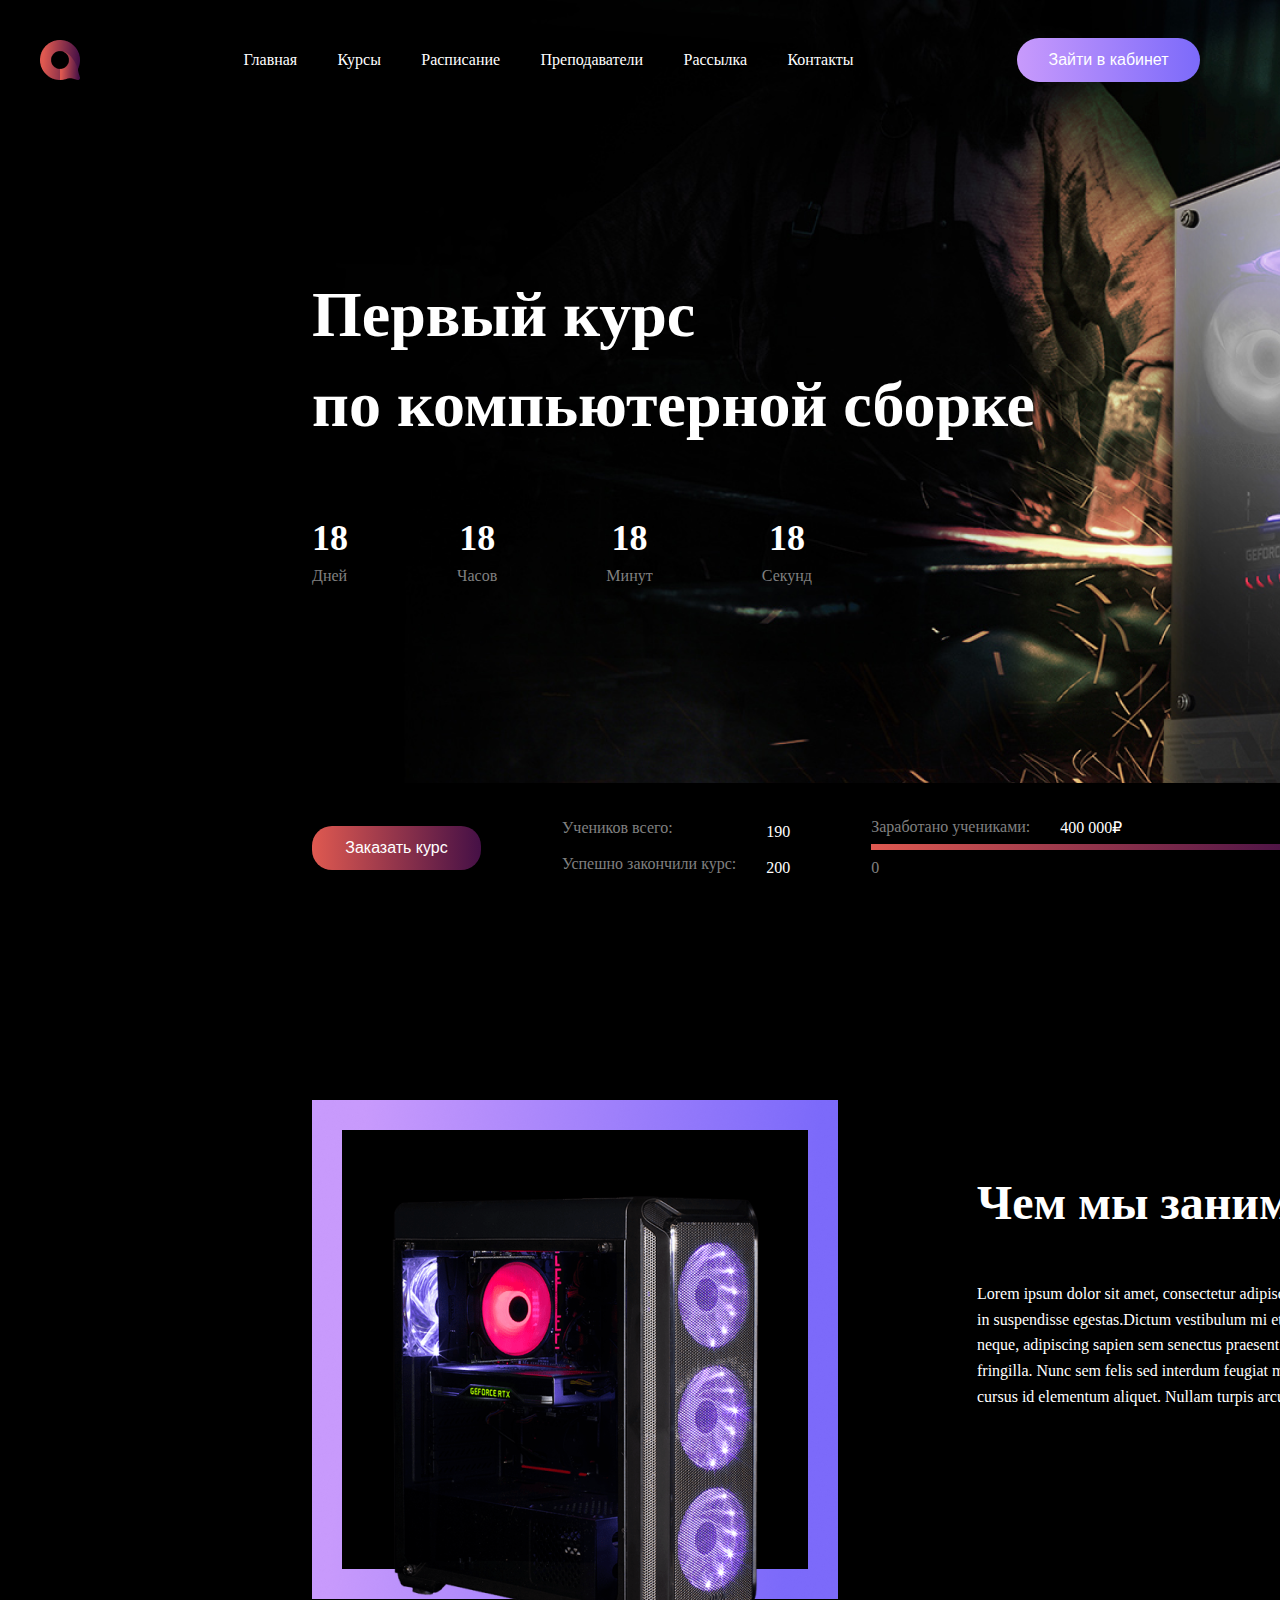
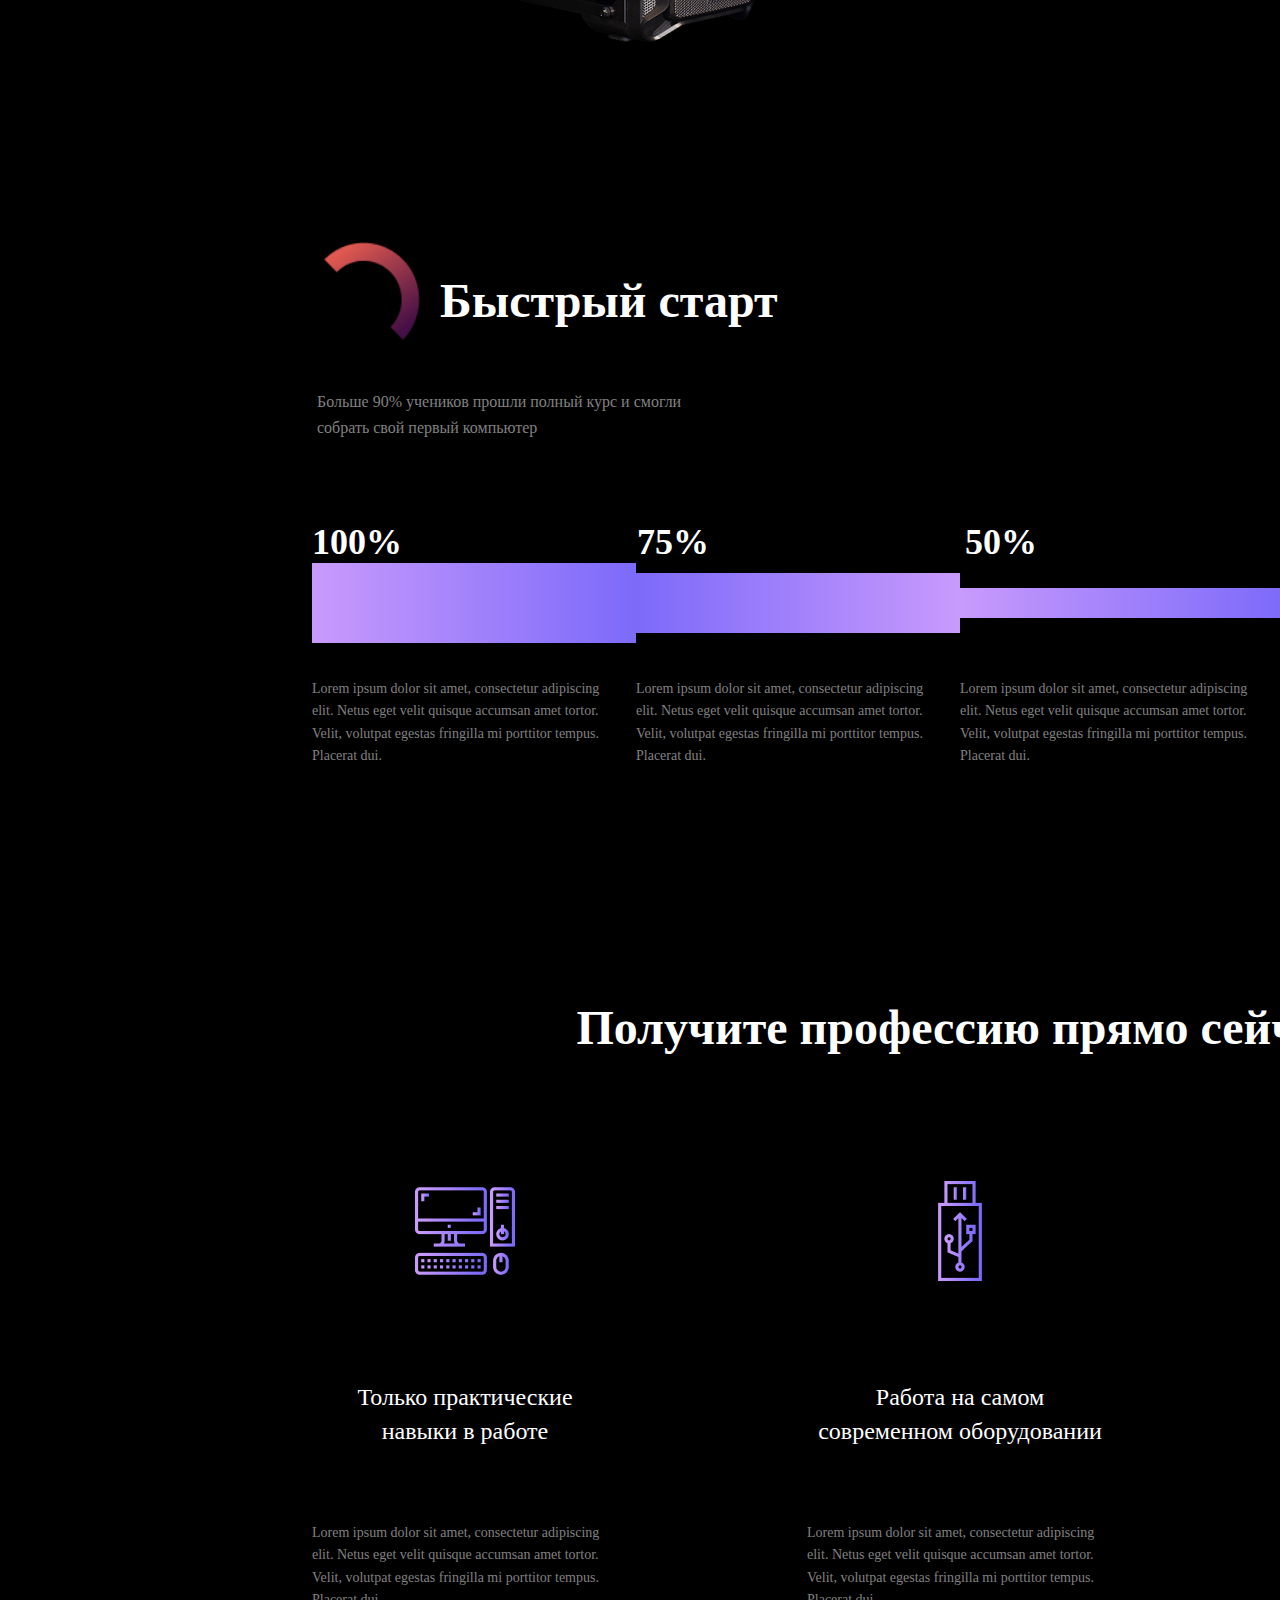
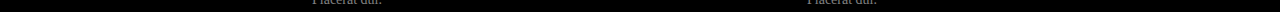
<file: index.html>
<!doctype html>
<html lang="en">
<head>
    <meta charset="UTF-8">
    <meta name="viewport"
          content="width=device-width, user-scalable=no, initial-scale=1.0, maximum-scale=1.0, minimum-scale=1.0">
    <meta http-equiv="X-UA-Compatible" content="ie=edge">
    <title>Адекваша</title>
    <link rel="stylesheet" href="style.css">

</head>
<body>
<div class="main-container">
    <div class="background-image-wrapper">
        <header class="header-wrapper">
            <div class="logo-container">
                <img src="./images/logo.png" alt="img" />
            </div>
            <div class="nav-container">
                <nav>Главная</nav>
                <nav>Курсы</nav>
                <nav>Расписание</nav>
                <nav>Преподаватели</nav>
                <nav>Рассылка</nav>
                <nav>Контакты</nav>
            </div>
            <div class="button-container-log-in">
                <button class="button-log-in">
                    Зайти в кабинет
                </button>
            </div>

        </header>
        <div class="title-container">
            <div class="title-content">
                <p>Первый курс <br> по компьютерной сборке</p>
            </div>
            <div class="timer">
                <div class="timer-block"><p class="timer-text">18</p> <br>
                    <p class="type-timer">Дней</p></div>
                <div class="timer-block"><p class="timer-text">18</p> <br>
                    <p class="type-timer">Часов</p></div>
                <div class="timer-block"><p class="timer-text">18</p> <br>
                    <p class="type-timer">Минут</p></div>
                <div class="timer-block"><p class="timer-text">18</p> <br>
                    <p class="type-timer">Секунд</p></div>
            </div>
        </div>
    </div>
    <div class="low-items">
        <button class="button-buy">Заказать курс</button>
        <div class="low-text">
            <p class="text-container1">Учеников всего:</p>
            <p class="text-container2"> Успешно закончили курс:</p>
        </div>
        <div class="numbers-container">
            <p class="numbers-configuration">190</p>
            <p>200</p>
        </div>
        <div>
            <div class="second-low">
                <div class="square-flex">
                    <div class="text-configuration">
                        <p class="second-text-container">Заработано учениками:</p>
                        <p class="numbers-container">400 000₽</p>
                    </div>
                    <div class="empty-square">
                        <div class="first-square"></div>
                        <div class="second-square"></div>
                    </div>
                    <div class="square-value">
                        <p class="step">0</p>
                        <p> 1 000 000₽</p>
                    </div>
                </div>
            </div>
        </div>
    </div>
    <div class="second-box">
        <div class="blok-configurations">
            <div class="square-image">
                <div class="computer-image">
                    <img src="./images/computer.png" alt="img" >
                </div>
                <div class="purple-square">
                    <img src="./images/square.png" alt="img" >
                </div>
            </div>
        </div>
        <div class="explanations">
            <div>
                <p class="title-configuration">Чем мы занимаемся?</p>
            </div>
            <div>
                <p class="explanations-text"> Lorem ipsum dolor sit amet, consectetur
                    adipiscing elit. Eget neque, dignissim et feugiat elit augue in
                    suspendisse egestas.Dictum vestibulum mi et sed nunc, orci fermentum
                    vestibulum, morbi. Et neque, adipiscing sapien sem senectus praesent
                    aenean consequat. Aenean facilisi turpis aliquet fringilla.
                    Nunc sem felis sed interdum feugiat mattis elit, sollicitudin.
                    Quam pharetra rhoncus risus, cursus id elementum aliquet.
                    Nullam turpis arcu malesuada arcu interdum placerat nisi, lobortis. </p>
            </div>
        </div>
    </div>
    <div class="third-box">
        <div class="logo-and-text">
            <img src="./images/Ellipse.png" class="Ellipse" alt="img" >
            <p class="third-box-title-text">Быстрый старт</p>
        </div>
        <div>
            <p class="third-box-first-text">Больше 90% учеников прошли полный курс
                и смогли собрать свой первый компьютер</p>
        </div>
        <div class="percents-configurations">
            <p class="percents1">100%</p>
            <p class="percents2">75%</p>
            <p class="percents3">50%</p>
            <p class="percents4">Итог</p>
        </div>
        <div class="purple-bloks">
            <div class="first-blok"></div>
            <div class="second-blok"></div>
            <div class="third-blok"></div>
            <div class="forth-blok"></div>
        </div>
        <div class="third-box-second-text">
            <p class="text-configuration-third-box">Lorem ipsum dolor sit amet,
                consectetur adipiscing elit.
                Netus eget velit quisque accumsan amet tortor.
                Velit, volutpat egestas fringilla mi porttitor tempus.
                Placerat dui.</p>
            <p class="text-configuration-third-box">Lorem ipsum dolor sit amet,
                consectetur adipiscing elit.
                Netus eget velit quisque accumsan amet tortor.
                Velit, volutpat egestas fringilla mi porttitor tempus.
                Placerat dui.</p>
            <p class="text-configuration-third-box">Lorem ipsum dolor sit amet,
                consectetur adipiscing elit.
                Netus eget velit quisque accumsan amet tortor.
                Velit, volutpat egestas fringilla mi porttitor tempus.
                Placerat dui.</p>
            <p class="text-configuration-third-box">Lorem ipsum dolor sit amet,
                consectetur adipiscing elit.
                Netus eget velit quisque accumsan amet tortor.
                Velit, volutpat egestas fringilla mi porttitor tempus.
                Placerat dui.</p>
        </div>
    </div>
    <div class="forth-blok-configuration">
        <div>
            <p class="forth-title">Получите профессию прямо сейчас</p>
        </div>
        <div class="forth-container">
            <div class="icon-container">
                <img src="./images/icon-1.png" alt="img" />
                <div>
                    <p class="title-forth1">Только практические <br> навыки в работе</p>
                </div>
                <div><p class="text-configuration-third-box">Lorem ipsum dolor sit amet,
                    consectetur adipiscing elit.
                    Netus eget velit quisque accumsan amet tortor.
                    Velit, volutpat egestas fringilla mi porttitor tempus.
                    Placerat dui.</p>
                </div>
            </div>
            <div class="icon-container">
                <img src="./images/icon-2.png" alt="img" >
                <div>
                    <p class="title-forth2">Работа на самом <br> современном оборудовании</p>
                </div>
                <div><p class="text-configuration-third-box">Lorem ipsum dolor sit amet,
                    consectetur adipiscing elit.
                    Netus eget velit quisque accumsan amet tortor.
                    Velit, volutpat egestas fringilla mi porttitor tempus.
                    Placerat dui.</p>
                </div>
            </div>
            <div class="icon-container">
                <img src="./images/icon-3.png" alt="img" >
                <div>
                    <p class="title-forth3">Сертификация <br> по окончании обучения</p>
                </div>
                <div><p class="text-configuration-third-box">Lorem ipsum dolor sit amet,
                    consectetur adipiscing elit.
                    Netus eget velit quisque accumsan amet tortor.
                    Velit, volutpat egestas fringilla mi porttitor tempus.
                    Placerat dui.</p>
                </div>
            </div>
        </div>
    </div>
</div>
</body>
</html>
</file>
<file: style.css>
*{
    margin:0;
    padding: 0;
}

body{
    width: 100%;
    height: 100vh;
    background-color: black;
}

.main-container{
    height: 100%;
}
.background-image-wrapper{
    width: 100%;
    height: 87%;
    background-image: url("./images/background.png");

}

.header-wrapper{
    width: 100%;
    height: 120px;
    display: flex;
    flex-direction: row;
    align-items: center;
    justify-content: space-between;
}

.logo-container{
    padding-left: 40px;
    width: 40px;
    height: 40px;
}

.nav-container{
    width: 610px;
    display: flex;
    flex-direction: row;
    align-items: center;
    justify-content: space-between;

}

.nav-container nav{
    cursor: pointer;
    color: white;
    font-style:normal;
    font-weight:normal;
    font-size:16px;

}

.nav-container nav:hover{
    color:#C89AFC;
}

.button-container-log-in{
    width:183px;
    height:44px;
    display:flex;
    align-items:center;
    padding-right:80px;
}

.button-log-in{
    width: 100%;
    height: 100%;
    border-radius: 30px;
    border: none;
    background: linear-gradient(90deg, #C89AFC, #7C6AFA);
    color: white;
    font-style: normal;
    font-weight: normal;
    font-size: 16px;

}

.button-log-in:hover{
    cursor: pointer;
}
.title-container{
    padding-left: 312px;
    position: relative;
    width:800px ;
    display: block;
    align-self: center;
    height: 500px;
    flex-direction: column;
    justify-content: flex-start;
    padding-top: 150px;


}
.title-content{
    width: 920px;
    height: 180px;
    color: white;
    font-style: normal;
    font-weight: bold;
    font-size: 64px;
    line-height: 140%;
    padding-bottom: 50px;

}
.timer {
    width: 530px;
    height: 112px;
    display: flex;
    color: white;
    align-items: center;
    justify-content: space-between;


}

.timer-block{
    padding-right: 30px;
}
.type-timer{
    color: grey;
    font-size: 16px;
    justify-content: center;
}

.timer-text{
    font-style: normal;
    font-weight: bold;
    font-size: 36px;
    display: flex;
    justify-content: center;
    align-items: center;
    height: 22px;
}

.low-items {
    width: 1920px;
    height: 13%;
    top: 830px;
    display: flex;
    flex-direction: row;



}

.button-buy{
    width: 169px;
    height: 44px;
    border-radius: 20px;
    border: none;
    background: linear-gradient(90deg, #DF5950, #451046);
    color: white;
    font-style: normal;
    font-weight: normal;
    font-size: 16px;
    margin-left:312px;
    margin-top:43px;
}
.low-text{
    display: flex;
    flex-direction: column;
    align-items: flex-start;
    padding-top: 36px;
    padding-left: 81px;
    padding-right: 30px;

}
.numbers-container{
    display: flex;
    flex-direction: column;
    height: 100%;
    align-items: center;
    padding-right: 81px;
    color: white;
}
 .second-low{
     width: 100%;
     height: 130px;
     display: flex;
     flex-direction: row;
     align-items: center;
 }

 .empty-square{
     width: 714px;
     height: 6px;
     display: flex;
     flex-direction: row;
 }

 .first-square{
     width: 440px;
     height: 6px;
     background: linear-gradient(90deg, #DF5950, #451046)
 }

 .second-text-container{
     padding-right: 30px;
     color: grey;
     size: 16px;
     padding-bottom: 8px;
 }

 .square-flex{
     display: flex;
     flex-direction: column;
 }

 .second-square{
     width: 274px;
     height: 6px;
     background-color: white;
     size: 16px;
 }

 .text-configuration{
     display: flex;
     flex-direction: row;
 }

 .square-value{
     padding-top: 9px;
     color: grey;
     size: 16px;
     display: flex;
     flex-direction: row;
 }

 .step{

     padding-right: 635px;
 }


 .text-container1{
     color: grey;
     size: 16px;
     padding-bottom: 18px;
 }
.text-container2{
    color: grey;
    size: 16px;
}
.numbers-configuration{
    padding-top: 40px;
    padding-bottom: 18px;
}

.square-image{
    width: 838px;
}
.second-box{
    height: 542px;
    width: 1301px;
    padding-left: 312px;
    padding-top: 200px;
    display: flex;
    flex-direction: row;
}

.computer-image{
    position:absolute;
    padding-top: 96px;
    padding-left: 40px;
    }
.purple-square{

}

.explanations-text{
    font-style: normal;
    font-weight: normal;
    font-size: 16px;
    line-height: 160%;
    color: white;
}

.blok-configurations{
    display: flex;
    flex-direction: row;
    width: 526px;
    padding-right: 139px;
}

.title-configuration{
    font-style: normal;
    font-weight: bold;
    font-size: 48px;
    line-height: 140%;
    color: white;
    padding-top: 69px;
    padding-bottom: 45px;
}

.third-box{
    width: 1315px;
    height: 552px;
    padding-top: 200px;
    padding-left: 293px;

}

.logo-and-text{
    display: flex;
    flex-direction: row;
}
.Ellipse {
    padding-left: 31.22px;
    float: left;
    padding-right: 20px;
    width: 95.78px;
}

.third-box-title-text{
    color: white;
    font-style: normal;
    font-weight: bold;
    font-size: 48px;
    padding-top: 31px;
    height: 67px;
    width: 351px;
}
.third-box-first-text{
    width: 411px;
    height: 52px;
    padding-left: 24px;
    font-size: 16px;
    font-style: normal;
    font-weight: 400;
    line-height: 26px;
    letter-spacing: 0em;
    text-align: left;
    color: grey;
    padding-top: 49px;
}

.percents-configurations{
    width: 1278px;
    justify-content: flex-start;
    display: flex;
    flex-direction: row;

}

.percents1{
    font-size: 36px;
    color: white;
    font-style: normal;
    font-weight: bold;
    padding-top: 80px;
    padding-left: 19px;
    padding-right: 235px;
}
.percents2{
    font-size: 36px;
    color: white;
    font-style: normal;
    font-weight: bold;
    padding-top: 80px;
    padding-right: 256px;
}
.percents3{
    font-size: 36px;
    color: white;
    font-style: normal;
    font-weight: bold;
    padding-top: 80px;
    padding-right: 256px;
}
.percents4{
    font-size: 36px;
    color: white;
    font-style: normal;
    font-weight: bold;
    padding-top: 80px;
    padding-right: 245px;
}

.purple-bloks{
    width: 1296px;
    height: 80px;
    display: flex;
    flex-direction: row;
    align-items: center;
    padding-left: 19px;
}

.first-blok{
    width: 324px;
    height: 80px;
    background: linear-gradient(90deg, #C89AFC ,#7C6AFA);
}

.second-blok{
    width: 324px;
    height: 60px;
    background: linear-gradient(270deg, #C89AFC ,#7C6AFA);
}

.third-blok{
    width: 324px;
    height: 30px;
    background: linear-gradient(90deg, #C89AFC ,#7C6AFA);
}

.forth-blok{
    width: 324px;
    height: 10px;
    background: linear-gradient(270deg, #C89AFC ,#7C6AFA);
}

.third-box-second-text{
    padding-left: 19px;
    display: flex;
    flex-direction: row;
    width: 1278px;
    justify-content: space-between;
}

.text-configuration-third-box{
    font-size:14px ;
    color: grey;
    width: 306px;
    height: 88px;
    padding-top: 35px;
    line-height: 22.4px;
}

.forth-blok-configuration{
    padding-left: 312px;
    padding-top: 200px;
    width: 1296px;
    height: 549px;
}
.forth-container{
    display: flex;
    flex-direction: row;
    width: 1296px;
    height: 549px;
    justify-content: space-between;
}
.forth-title{
    font-size: 48px;
    font-style: normal;
    font-weight: 700;
    line-height: 67px;
    text-align: center;
    color: white;
    width: 810px;
    height: 67px;
    padding-left: 243px;
}
.icon-container{
    display: flex;
    flex-direction: column;
    align-items: center;
    justify-content: space-between;
    padding-top: 120px;
}
.title-forth1{

    color: white;
    padding-top: 60px;
    font-size: 24px;
    font-style: normal;
    font-weight: 500;
    line-height: 34px;
    letter-spacing: 0em;
    text-align: center;

}
.title-forth2{

    color: white;
    padding-top: 60px;
    font-size: 24px;
    font-style: normal;
    font-weight: 500;
    line-height: 34px;
    letter-spacing: 0em;
    text-align: center;

}
.title-forth3{

    color: white;
    padding-top: 60px;
    font-size: 24px;
    font-style: normal;
    font-weight: 500;
    line-height: 34px;
    letter-spacing: 0em;
    text-align: center;

}
</file>
